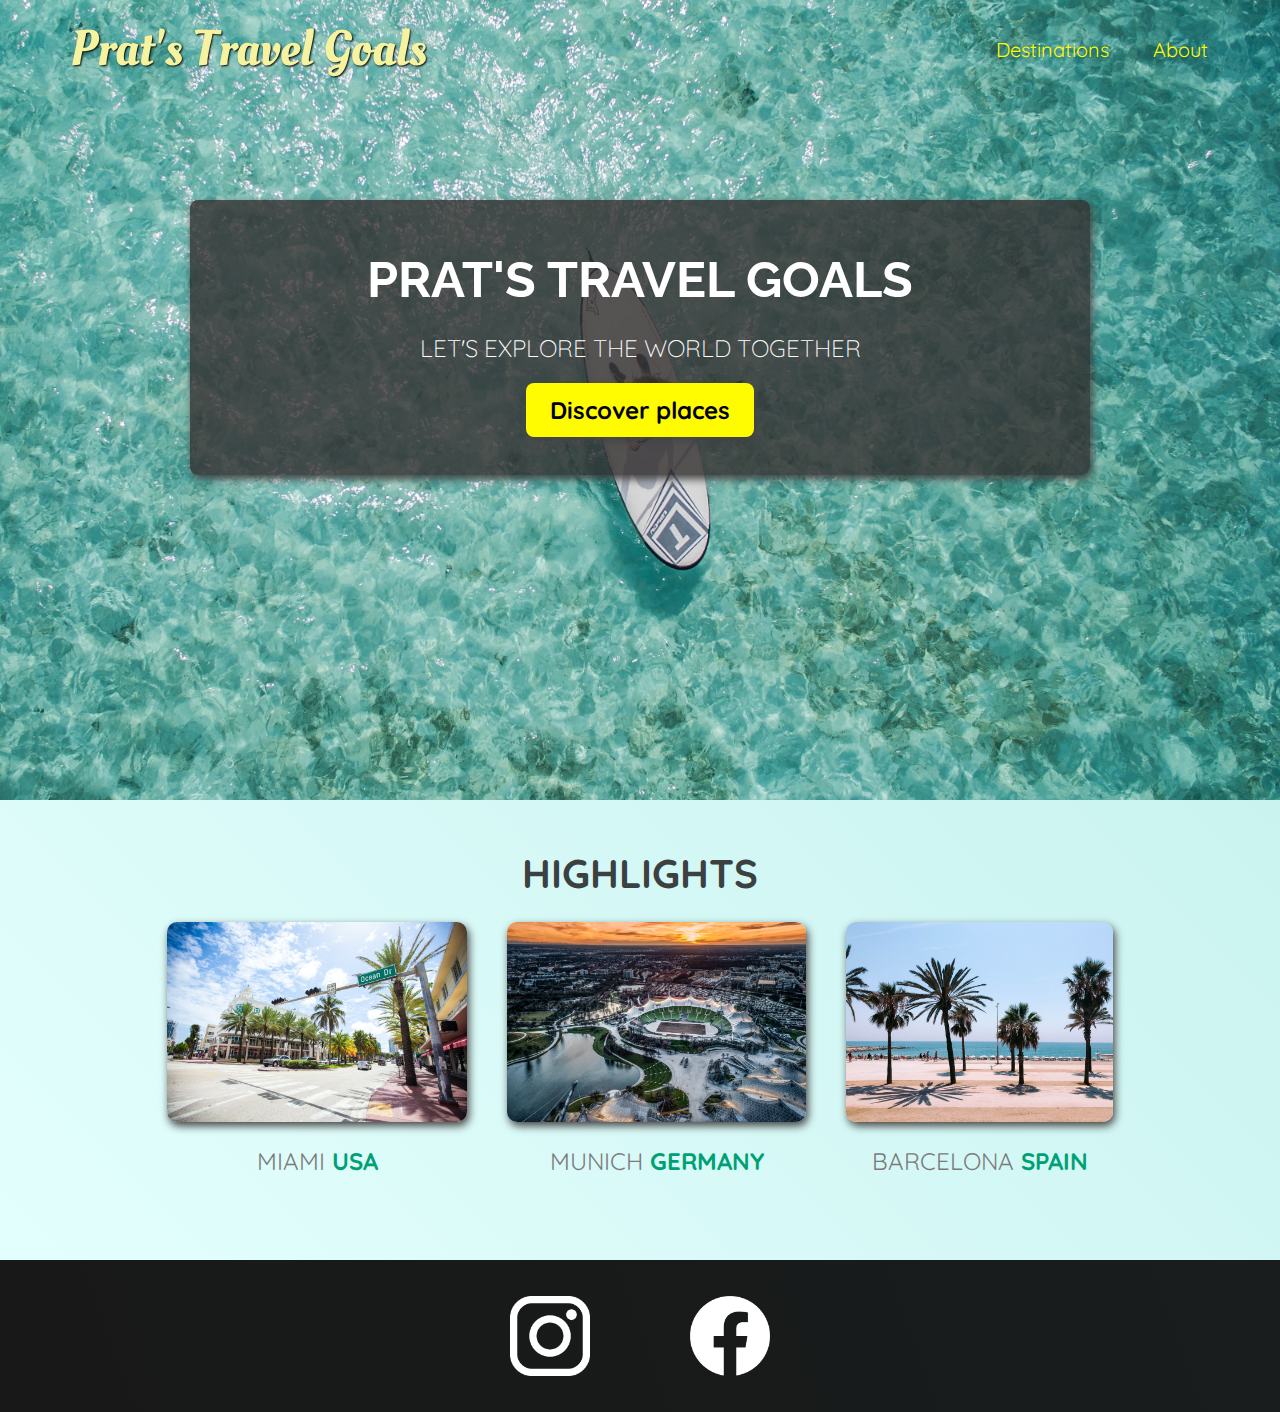
<file: index.html>
<!DOCTYPE html>
<html lang="en">

<head>
    <meta charset="UTF-8">
    <title>Travel goals</title>
    <link
        href="https://fonts.googleapis.com/css2?family=Raleway:wght@700&family=Oleo+Script:wght@700&family=Quicksand:wght@300;500;700&display=swap"
        rel="stylesheet" />
    <link rel=stylesheet href=shared.css>
    <link rel=stylesheet href=styles.css>
</head>


<body>
    <header>
        <div id="page-logo">
            <!-- we make this div so that it occupies width to turn it into a block element-->
            <a href=/index.html>Prat's Travel Goals</a> <!-- Inline Element-->
        </div>
        <nav>
            <ul>
                <li><a href="/places.html">Destinations</a></li>
                <li><a href="">About</a></li>
            </ul>
        </nav> <!-- Block Element-->
    </header>
    <main>
        <section id="hero">
            <div id="hero-content">
                <h1>Prat's Travel Goals</h1>
                <p>Let's Explore the world together</p>
                <a href="/places.html">Discover places</a>
            </div>

        </section>
        <section id="highlights">
            <h2>highlights</h2>
            <ul id="destinations">
                <li class="destination">
                    <img src="/images/places/miami.jpg" alt="Miami streets on sunny day">
                    <p>Miami <strong>USA</strong></p>
                </li>
                <li class="destination">
                    <img src="/images/places/munich.jpg" alt="Munich stadium in winter">
                    <p>Munich <strong>Germany</strong></p>
                </li>
                <li class="destination">
                    <img src="/images/places/barcelona.jpg" alt="Palm beach in Barcelona">
                    <p>Barcelona <strong>Spain</strong></p>
                </li>
            </ul>
        </section>


        </section>
    </main>
    <footer>
        <ul>
            <li>
                <a href="https://instagram.com" target="_blank">
                    <img src="/images/icons/insta.png" alt="Instagram Logo">
                </a>
            </li>
            <li>
                <a href="https://facebook.com" target="_blank">
                    <img src="/images/icons/facebook.png" alt="Facebook logo">
                </a>
            </li>
        </ul>
    </footer>
</body>

</html>
</file>
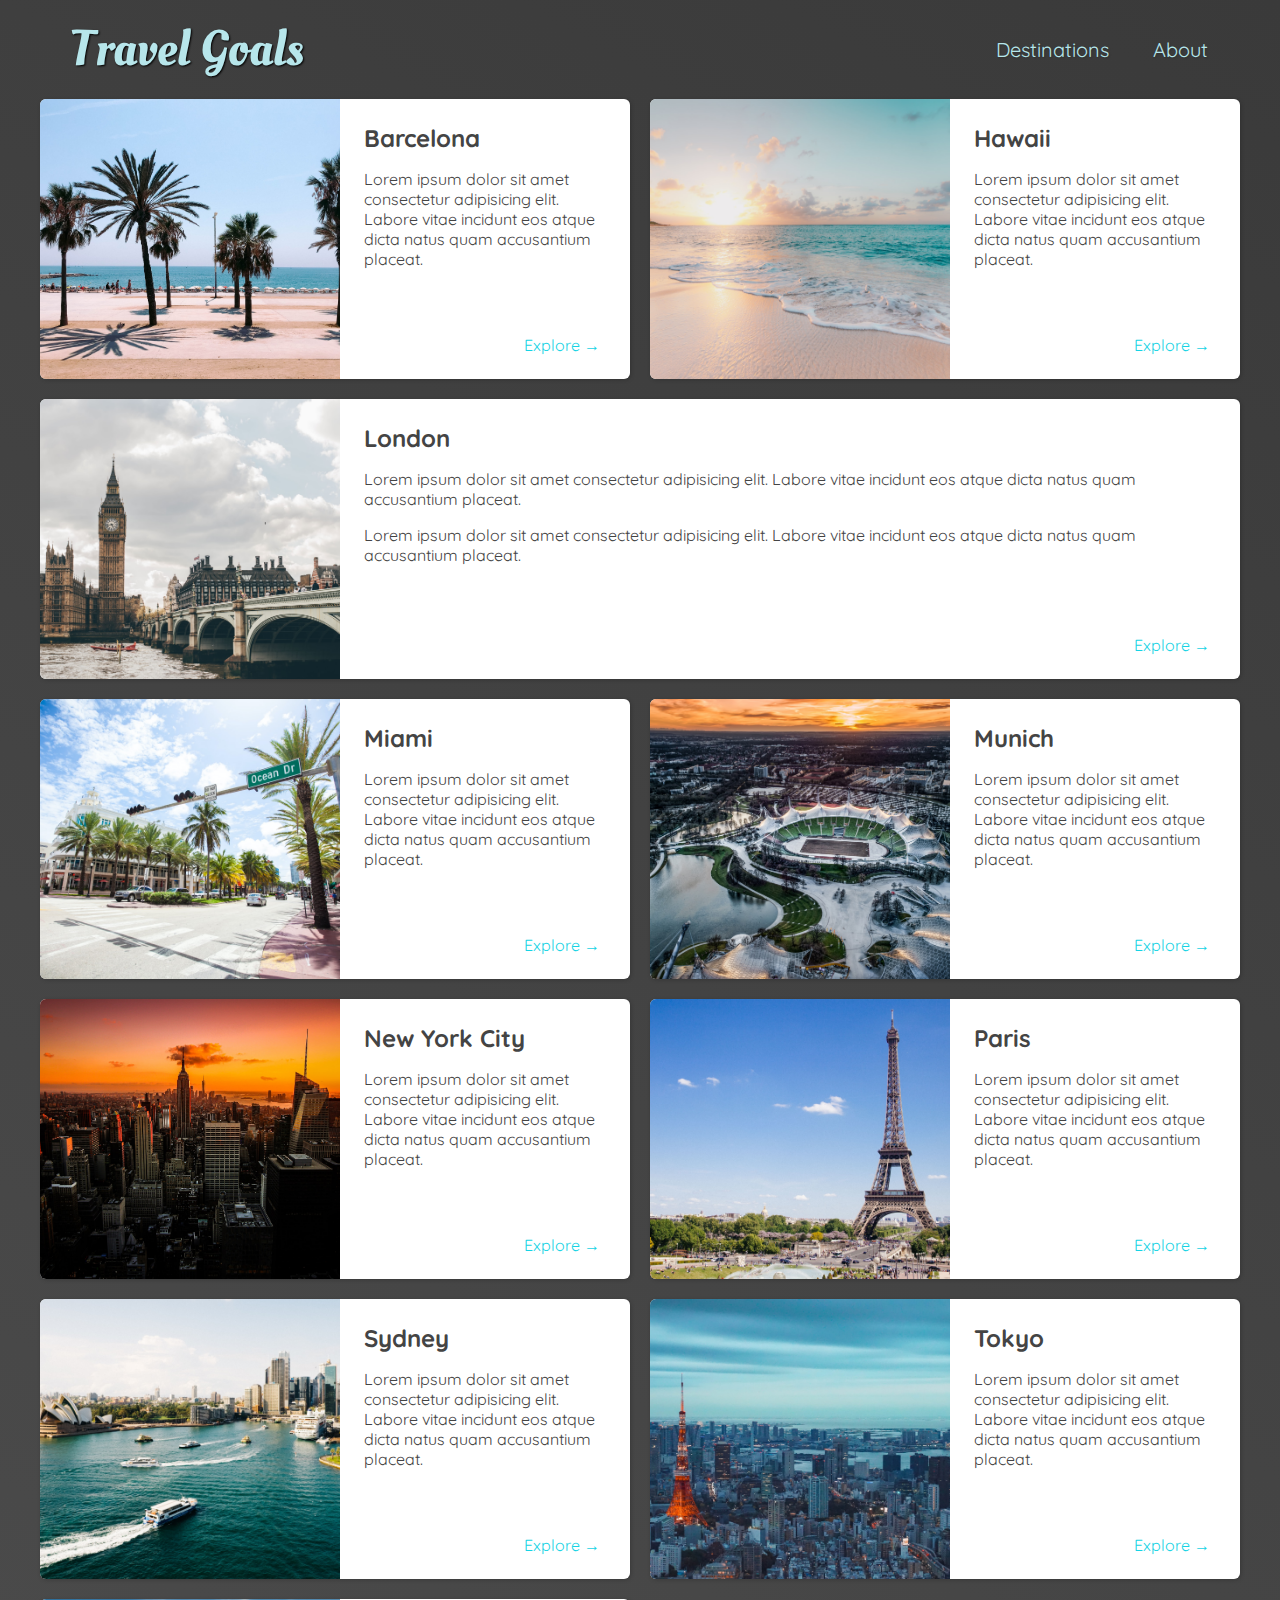
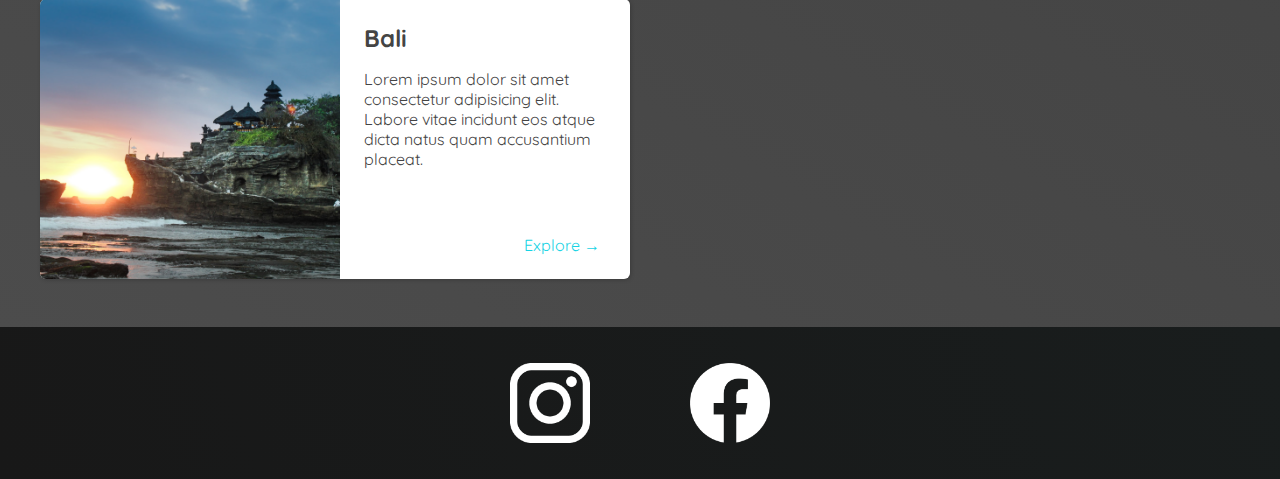
<file: places.html>
<!DOCTYPE html>
<html lang="en">

<head>
    <meta charset="UTF-8">
    <title>Travel goals</title>
    <link
        href="https://fonts.googleapis.com/css2?family=Raleway:wght@700&family=Oleo+Script:wght@700&family=Quicksand:wght@300;500;700&display=swap"
        rel="stylesheet" />
        <link rel=stylesheet href=shared.css>
        <link rel=stylesheet href=places.css>
</head>
<body>
    <header>
        <div id="page-logo">
            <!-- we make this div so that it occupies width to turn it into a block element-->
            <a href=/index.html>Travel Goals</a> <!-- Inline Element-->
        </div>
        <nav>
            <ul>
                <li><a href="/places.html">Destinations</a></li>
                <li><a href="">About</a></li>
            </ul>
        </nav> <!-- Block Element-->
    </header>
    <main>
        <ul>
            <li>
              <img src="images/places/barcelona.jpg" alt="City of Barcelona" />
              <div class="item-content">
                <div>
                  <h2>Barcelona</h2>
                  <p>
                    Lorem ipsum dolor sit amet consectetur adipisicing elit. Labore
                    vitae incidunt eos atque dicta natus quam accusantium placeat.
                  </p>
                </div>
                <div class="actions">
                  <a href="https://en.wikipedia.org/wiki/Barcelona">Explore &#x2192</a>
                </div>
              </div>
            </li>
            <li>
              <img src="images/places/hawaii.jpg" alt="Hawaii beach" />
              <div class="item-content">
                <div>
                  <h2>Hawaii</h2>
                  <p>
                    Lorem ipsum dolor sit amet consectetur adipisicing elit. Labore
                    vitae incidunt eos atque dicta natus quam accusantium placeat.
                  </p>
                </div>
                <div class="actions">
                  <a href="hhttps://en.wikipedia.org/wiki/Hawaii">Explore &#x2192</a>
                </div>
              </div>
            </li>
            <li>
              <img src="images/places/london.jpg" alt="London city" />
              <div class="item-content">
                <div>
                  <h2>London</h2>
                  <p>
                    Lorem ipsum dolor sit amet consectetur adipisicing elit. Labore
                    vitae incidunt eos atque dicta natus quam accusantium placeat.
                  </p>
                  <p>
                    Lorem ipsum dolor sit amet consectetur adipisicing elit. Labore
                    vitae incidunt eos atque dicta natus quam accusantium placeat.
                  </p>
                </div>
                <div class="actions">
                  <a href="https://en.wikipedia.org/wiki/London">Explore &#x2192</a>
                </div>
              </div>
            </li>
            <li>
              <img src="images/places/miami.jpg" alt="Miami streets" />
              <div class="item-content">
                <div>
                  <h2>Miami</h2>
                  <p>
                    Lorem ipsum dolor sit amet consectetur adipisicing elit. Labore
                    vitae incidunt eos atque dicta natus quam accusantium placeat.
                  </p>
                </div>
                <div class="actions">
                  <a href="https://en.wikipedia.org/wiki/Miami">Explore &#x2192</a>
                </div>
              </div>
            </li>
            <li>
              <img src="images/places/munich.jpg" alt="Munich football stadium" />
              <div class="item-content">
                <div>
                  <h2>Munich</h2>
                  <p>
                    Lorem ipsum dolor sit amet consectetur adipisicing elit. Labore
                    vitae incidunt eos atque dicta natus quam accusantium placeat.
                  </p>
                </div>
                <div class="actions">
                  <a href="https://en.wikipedia.org/wiki/Munich">Explore &#x2192</a>
                </div>
              </div>
            </li>
            <li>
              <img src="images/places/new-york-city.jpg" alt="New York City skyline" />
              <div class="item-content">
                <div>
                  <h2>New York City</h2>
                  <p>
                    Lorem ipsum dolor sit amet consectetur adipisicing elit. Labore
                    vitae incidunt eos atque dicta natus quam accusantium placeat.
                  </p>
                </div>
                <div class="actions">
                  <a href="https://en.wikipedia.org/wiki/New_York_City"
                    >Explore &#x2192</a
                  >
                </div>
              </div>
            </li>
            <li>
              <img src="images/places/paris.jpg" alt="Paris city" />
              <div class="item-content">
                <div>
                  <h2>Paris</h2>
                  <p>
                    Lorem ipsum dolor sit amet consectetur adipisicing elit. Labore
                    vitae incidunt eos atque dicta natus quam accusantium placeat.
                  </p>
                </div>
                <div class="actions">
                  <a href="https://en.wikipedia.org/wiki/Paris">Explore &#x2192</a>
                </div>
              </div>
            </li>
            <li>
              <img src="images/places/sydney.jpg" alt="Sydney beach" />
              <div class="item-content">
                <div>
                  <h2>Sydney</h2>
                  <p>
                    Lorem ipsum dolor sit amet consectetur adipisicing elit. Labore
                    vitae incidunt eos atque dicta natus quam accusantium placeat.
                  </p>
                </div>
                <div class="actions">
                  <a href="https://en.wikipedia.org/wiki/Sydney">Explore &#x2192</a>
                </div>
              </div>
            </li>
            <li>
              <img src="images/places/tokyo.jpg" alt="Tokyo skyline" />
              <div class="item-content">
                <div>
                  <h2>Tokyo</h2>
                  <p>
                    Lorem ipsum dolor sit amet consectetur adipisicing elit. Labore
                    vitae incidunt eos atque dicta natus quam accusantium placeat.
                  </p>
                </div>
                <div class="actions">
                  <a href="https://en.wikipedia.org/wiki/Tokyo">Explore &#x2192</a>
                </div>
              </div>
            </li>
            <li>
              <img src="images/places/bali.jpg" alt="Bali beach" />
              <div class="item-content">
                <div>
                  <h2>Bali</h2>
                  <p>
                    Lorem ipsum dolor sit amet consectetur adipisicing elit. Labore
                    vitae incidunt eos atque dicta natus quam accusantium placeat.
                  </p>
                </div>
                <div class="actions">
                  <a href="https://en.wikipedia.org/wiki/Bali">Explore &#x2192</a>
                </div>
              </div>
            </li>
          </ul>
    </main>
    <footer>
        <ul>
            <li>
                <a href="https://instagram.com" target="_blank">
                    <img src="/images/icons/insta.png" alt="Instagram Logo">
                </a>
            </li>
            <li>
                <a href="https://facebook.com" target="_blank">
                    <img src="/images/icons/facebook.png" alt="Facebook logo">
                </a>
            </li>
        </ul>
    </footer>
</body>
</html>
</file>
